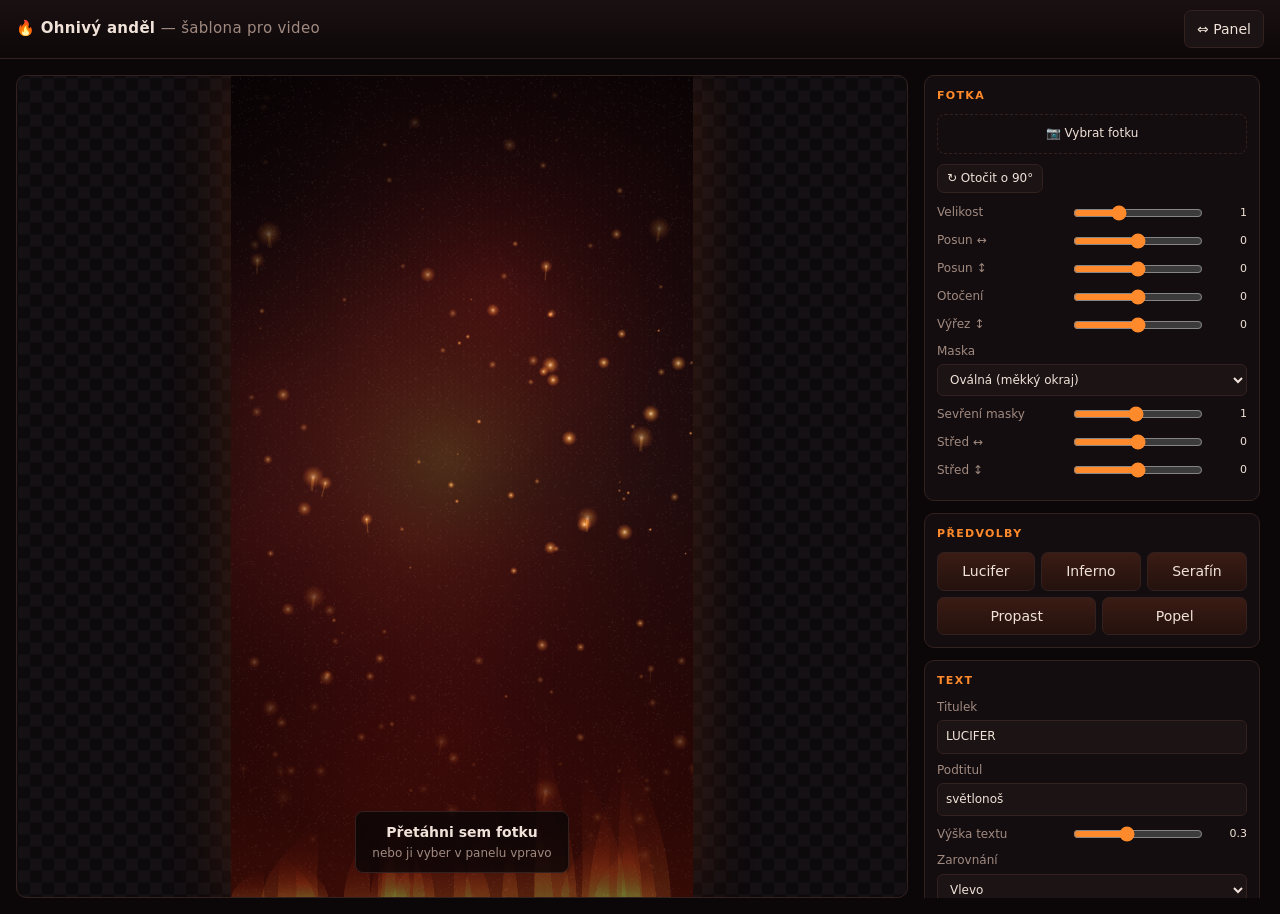
<file: index.html>
<!DOCTYPE html>
<html lang="cs">
<head>
<meta charset="utf-8">
<meta name="viewport" content="width=device-width, initial-scale=1">
<title>AI-Goth — Ohnivý anděl (šablona pro video)</title>
<link rel="stylesheet" href="css/style.css">
</head>
<body>

<header class="topbar">
  <h1>🔥 Ohnivý anděl <span>— šablona pro video</span></h1>
  <div class="topbar-actions">
    <button id="togglePanel" class="ghost" title="Skrýt/zobrazit panel">⇔ Panel</button>
  </div>
</header>

<main class="wrap">
  <section id="viewport" class="viewport">
    <canvas id="stage"></canvas>
    <div id="dropHint" class="drop-hint">
      <div class="drop-hint-inner">
        <strong>Přetáhni sem fotku</strong>
        <span>nebo ji vyber v panelu vpravo</span>
      </div>
    </div>
  </section>

  <aside class="panel">

    <div class="group">
      <h2>Fotka</h2>
      <label class="file">
        <input type="file" id="photo" accept="image/*">
        <span>📷 Vybrat fotku</span>
      </label>
      <div class="row">
        <button id="rotate90" class="ghost small">↻ Otočit o 90°</button>
        <span id="photoInfo" class="hint"></span>
      </div>
      <label class="rng">Velikost <input type="range" id="photoScale" min="0.5" max="2" step="0.01"><output id="photoScaleVal"></output></label>
      <label class="rng">Posun ↔ <input type="range" id="photoX" min="-0.5" max="0.5" step="0.005"><output id="photoXVal"></output></label>
      <label class="rng">Posun ↕ <input type="range" id="photoY" min="-0.5" max="0.5" step="0.005"><output id="photoYVal"></output></label>
      <label class="rng">Otočení <input type="range" id="photoRotate" min="-180" max="180" step="1"><output id="photoRotateVal"></output></label>
      <label class="rng">Výřez ↕ <input type="range" id="photoFraming" min="-0.4" max="0.4" step="0.005"><output id="photoFramingVal"></output></label>
      <label class="sel">Maska
        <select id="mask">
          <option value="oval">Oválná (měkký okraj)</option>
          <option value="burn">Shořelý spodek</option>
          <option value="none">Bez masky</option>
        </select>
      </label>
      <label class="rng">Sevření masky <input type="range" id="focus" min="0.45" max="1.6" step="0.01"><output id="focusVal"></output></label>
      <label class="rng">Střed ↔ <input type="range" id="focusX" min="-0.4" max="0.4" step="0.005"><output id="focusXVal"></output></label>
      <label class="rng">Střed ↕ <input type="range" id="focusY" min="-0.4" max="0.4" step="0.005"><output id="focusYVal"></output></label>
    </div>

    <div class="group">
      <h2>Předvolby</h2>
      <div class="presets">
        <button data-preset="lucifer">Lucifer</button>
        <button data-preset="inferno">Inferno</button>
        <button data-preset="seraph">Serafín</button>
        <button data-preset="abyss">Propast</button>
        <button data-preset="ash">Popel</button>
      </div>
    </div>

    <div class="group">
      <h2>Text</h2>
      <label class="txt">Titulek <input type="text" id="title" maxlength="24" placeholder="LUCIFER"></label>
      <label class="txt">Podtitul <input type="text" id="subtitle" maxlength="40" placeholder="světlonoš"></label>
      <label class="rng">Výška textu <input type="range" id="titleY" min="0.1" max="0.6" step="0.005"><output id="titleYVal"></output></label>
      <label class="sel">Zarovnání
        <select id="textAlign">
          <option value="left">Vlevo</option>
          <option value="center">Na střed</option>
          <option value="right">Vpravo</option>
        </select>
      </label>
      <label class="sel">Písmo
        <select id="font">
          <option value='"Arial Black", "Helvetica Neue", Impact, sans-serif'>Těžký bezpatkový</option>
          <option value='Impact, "Arial Black", sans-serif'>Impact</option>
          <option value='Georgia, "Times New Roman", serif'>Patkové (klasické)</option>
          <option value='"Palatino Linotype", "Book Antiqua", Palatino, serif'>Patkové (starobylé)</option>
          <option value='"Courier New", monospace'>Strojopis</option>
        </select>
      </label>
    </div>

    <div class="group">
      <h2>Oheň a křídla</h2>
      <label class="sel">Paleta
        <select id="palette">
          <option value="lucifer">Lucifer (rudo-zlatá)</option>
          <option value="hellfire">Pekelný oheň</option>
          <option value="abyss">Modrá propast</option>
          <option value="wraith">Jedovatě zelená</option>
          <option value="ash">Popelavá (černobílá)</option>
        </select>
      </label>
      <label class="rng">Asymetrie <input type="range" id="asym" min="0" max="1.2" step="0.01"><output id="asymVal"></output></label>
      <label class="rng">Síla ohně <input type="range" id="intensity" min="0" max="1.2" step="0.01"><output id="intensityVal"></output></label>
      <label class="rng">Rozpětí křídel <input type="range" id="wingSize" min="0.5" max="1.6" step="0.01"><output id="wingSizeVal"></output></label>
      <label class="chk"><input type="checkbox" id="halo"> Svatozář nad hlavou</label>
      <label class="rng">Výška svatozáře <input type="range" id="haloY" min="-0.15" max="0.4" step="0.005"><output id="haloYVal"></output></label>
      <label class="rng">Uhlíky <input type="range" id="emberAmount" min="0" max="2" step="0.01"><output id="emberAmountVal"></output></label>
      <label class="rng">Rychlost uhlíků <input type="range" id="emberSpeed" min="0.2" max="3" step="0.01"><output id="emberSpeedVal"></output></label>
      <label class="rng">Kouř <input type="range" id="smoke" min="0" max="2" step="0.01"><output id="smokeVal"></output></label>
      <label class="rng">Vlnění žáru <input type="range" id="heat" min="0" max="1.5" step="0.01"><output id="heatVal"></output></label>
    </div>

    <div class="group">
      <h2>Barvy obrazu</h2>
      <label class="rng">Ohnivá gradace <input type="range" id="duotone" min="0" max="1" step="0.01"><output id="duotoneVal"></output></label>
      <label class="rng">Kontrast <input type="range" id="contrast" min="0" max="1" step="0.01"><output id="contrastVal"></output></label>
      <label class="rng">Stín ramen <input type="range" id="bodyShadow" min="0" max="1" step="0.01"><output id="bodyShadowVal"></output></label>
      <label class="rng">Vinětace <input type="range" id="vignette" min="0" max="1" step="0.01"><output id="vignetteVal"></output></label>
      <label class="rng">Zrno <input type="range" id="grain" min="0" max="1" step="0.01"><output id="grainVal"></output></label>
    </div>

    <div class="group">
      <h2>Video</h2>
      <label class="sel">Formát
        <select id="format">
          <option value="9:16">9:16 svisle (1080×1920) — Reels / TikTok</option>
          <option value="4:5">4:5 (1080×1350) — feed</option>
          <option value="1:1">1:1 (1080×1080) — čtverec</option>
          <option value="16:9">16:9 (1920×1080) — YouTube</option>
        </select>
      </label>
      <label class="rng">Délka smyčky <input type="range" id="duration" min="6" max="30" step="1"><output id="durationVal"></output></label>
      <label class="rng">Rychlost <input type="range" id="speedFactor" min="0.25" max="2" step="0.05"><output id="speedFactorVal"></output></label>
      <div class="transport">
        <button id="playPause">⏸ Pauza</button>
        <button id="restart" class="ghost">⟲ Od začátku</button>
      </div>
      <input type="range" id="scrub" min="0" max="1000" step="1" class="scrub">
      <div class="hint" id="timeLabel">0.0 s</div>
      <div class="transport">
        <button id="snap" class="ghost">🖼 Uložit snímek</button>
        <button id="record" class="rec">⏺ Nahrát video</button>
      </div>
      <p class="hint">Nahrávání běží přesně jednu smyčku a uloží soubor <code>.webm</code>. Pro MP4 ho převeď:
        <code>ffmpeg -i video.webm -c:v libx264 -pix_fmt yuv420p video.mp4</code></p>
    </div>

  </aside>
</main>

<script src="js/core.js"></script>
<script src="js/layers.js"></script>
<script src="js/scene.js"></script>
<script src="js/app.js"></script>
</body>
</html>
</file>
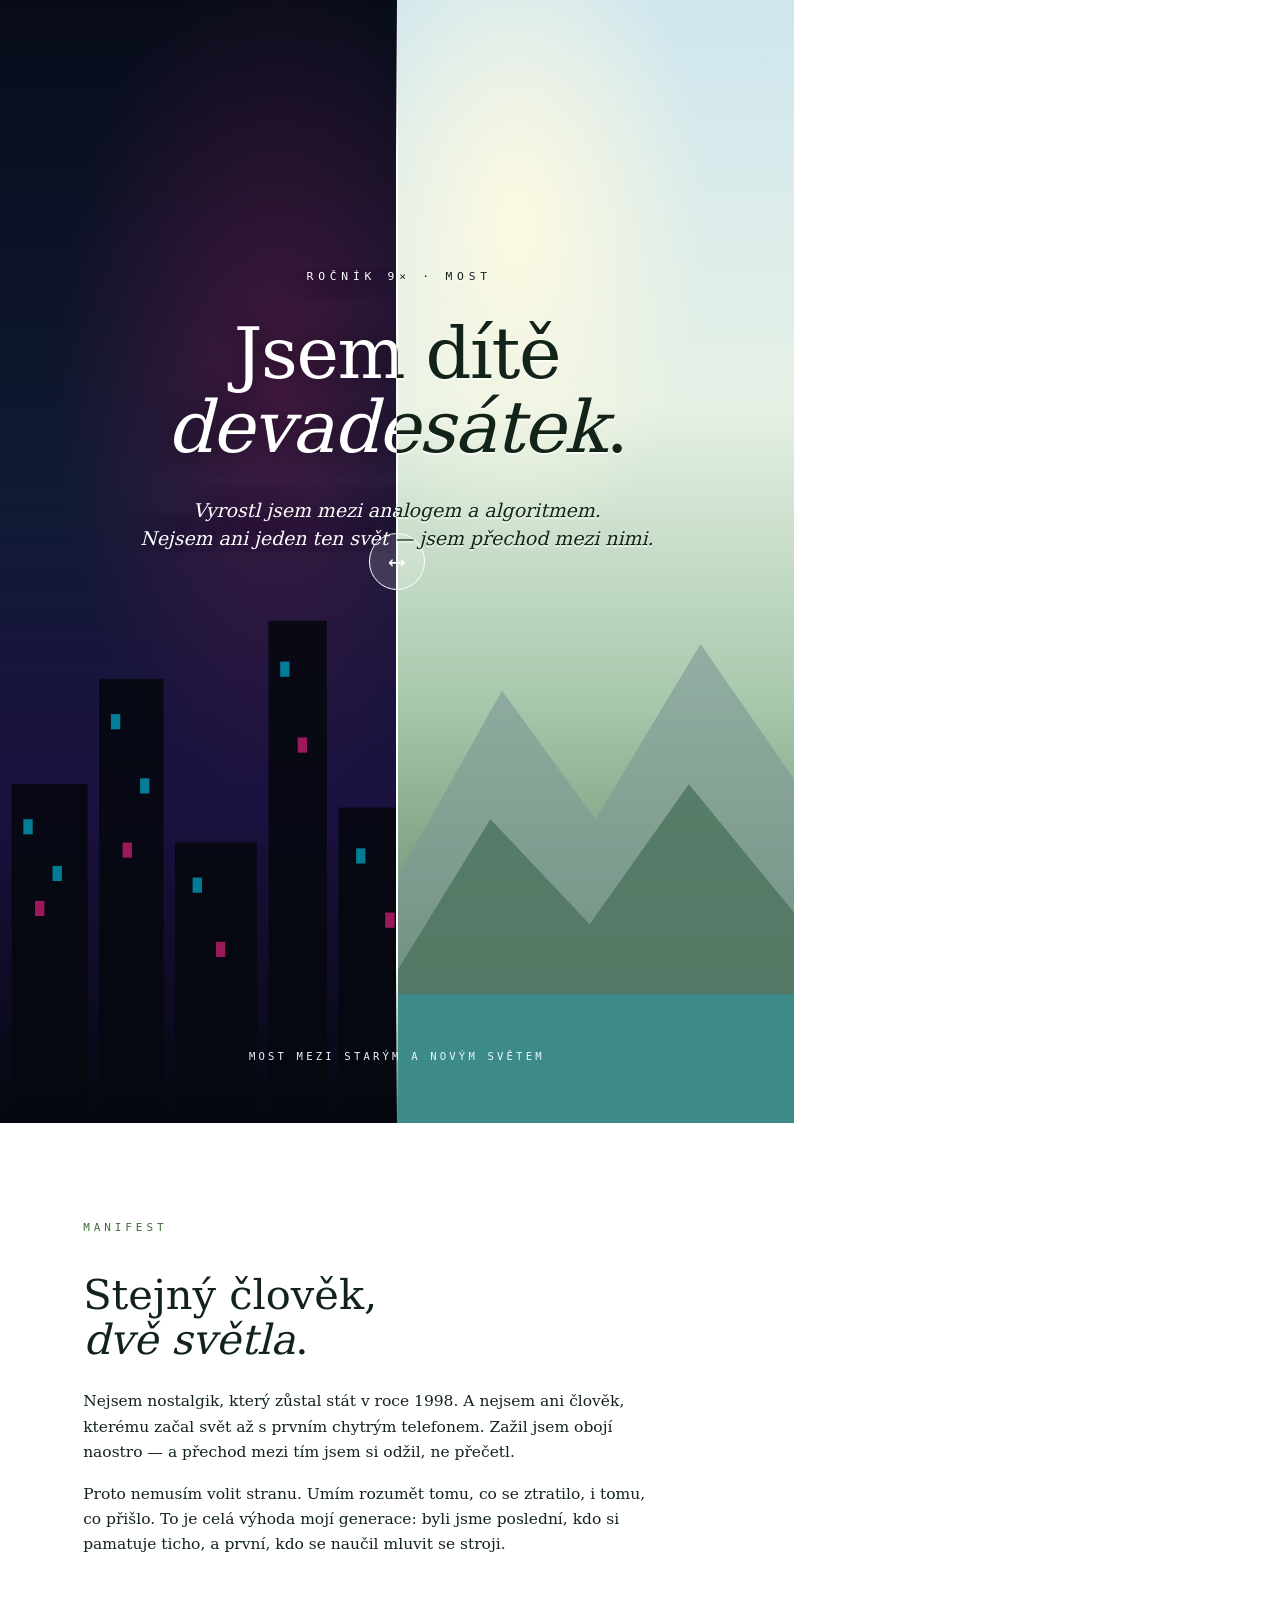
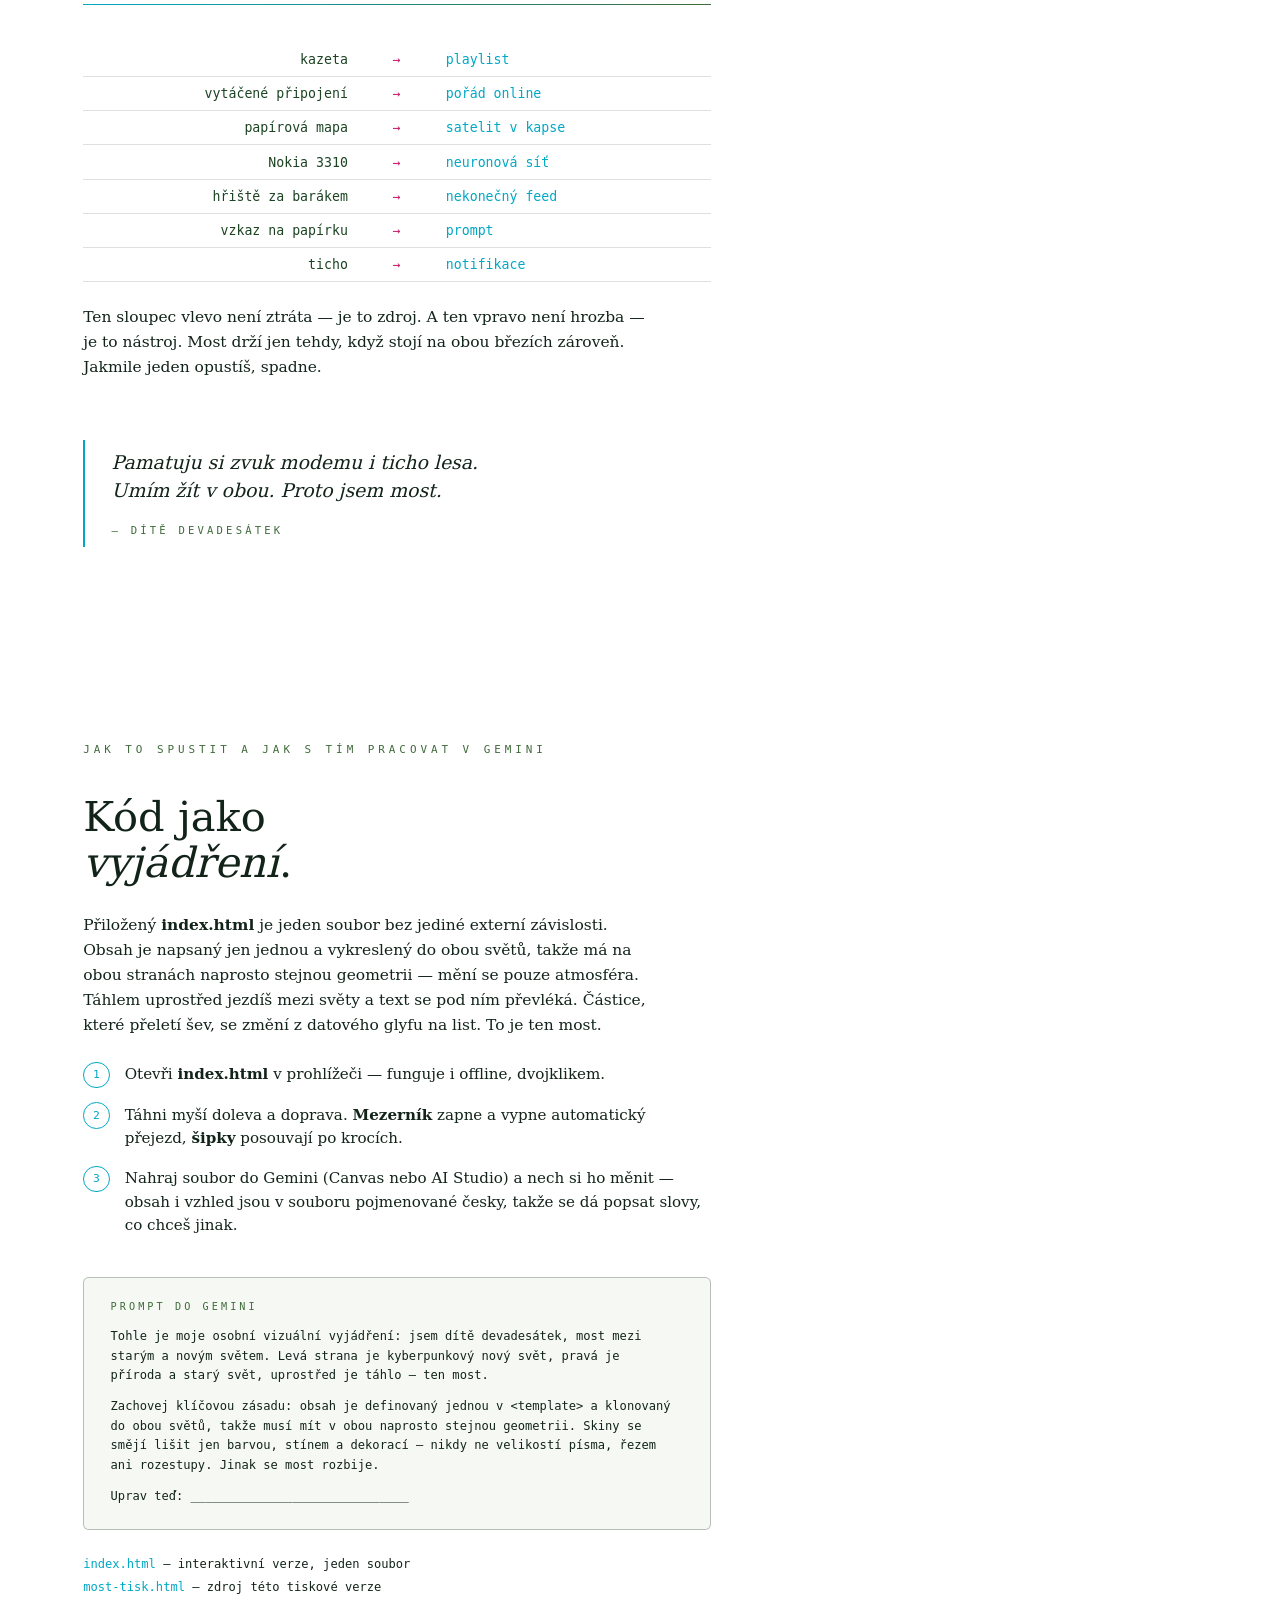
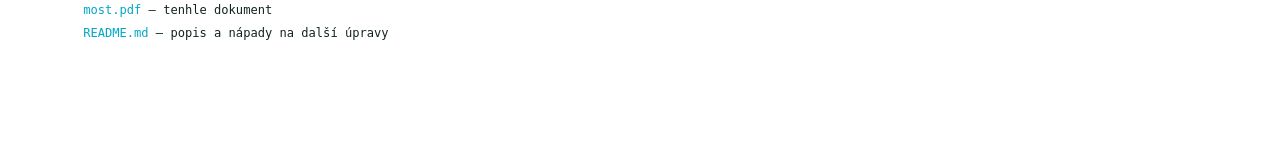
<file: most-tisk.html>
<!DOCTYPE html>
<html lang="cs">
<head>
<meta charset="utf-8">
<title>MOST — dítě devadesátek (tisková verze)</title>
<style>
  /* Zdroj pro most.pdf — A4, tiskový sourozenec index.html */

  @page{ size:A4; margin:0; }

  :root{
    --serif: Georgia, "DejaVu Serif", "Times New Roman", serif;
    --mono: "DejaVu Sans Mono", ui-monospace, Menlo, Consolas, monospace;
    --ink:#12241a;
    --cyan:#00a8c6;
    --magenta:#c81e6e;
    --moss:#3f6b3a;
  }

  *{ box-sizing:border-box; margin:0; padding:0; }
  body{ font-family:var(--serif); color:var(--ink); -webkit-print-color-adjust:exact; print-color-adjust:exact; }

  .page{
    width:210mm; height:297mm;
    position:relative; overflow:hidden;
    page-break-after:always; break-after:page;
  }
  .page:last-child{ page-break-after:auto; break-after:auto; }

  /* ---------------- 1 / OBÁLKA ---------------- */
  .cover .half{ position:absolute; top:0; bottom:0; width:50%; }
  .cover .left{
    left:0;
    background:
      radial-gradient(90% 60% at 70% 34%, rgba(200,30,110,.28), transparent 62%),
      linear-gradient(180deg,#080c1a 0%,#101a34 44%,#1b1140 72%,#05070f 100%);
  }
  .cover .right{
    right:0;
    background:
      radial-gradient(80% 50% at 30% 20%, rgba(255,250,225,.95), transparent 60%),
      linear-gradient(180deg,#cfe6ef 0%,#e6f1e6 36%,#a9c9ac 62%,#3f6b45 100%);
  }
  /* obrysy dvou světů na stejné čáře obzoru */
  .cover .skyline, .cover .ridge{ position:absolute; left:0; right:0; bottom:0; height:52%; }
  .cover .skyline{ opacity:.9; }

  .cover .seam{
    position:absolute; top:0; bottom:0; left:50%; width:.6mm; margin-left:-.3mm;
    background:linear-gradient(180deg, rgba(255,255,255,0), #ffffff 14%, #ffffff 86%, rgba(255,255,255,0));
  }
  .cover .node{
    position:absolute; top:50%; left:50%; width:15mm; height:15mm;
    margin:-7.5mm 0 0 -7.5mm; border-radius:50%;
    border:.4mm solid #fff; background:rgba(255,255,255,.14);
  }
  .cover .node::after{
    content:"⟷"; position:absolute; inset:0;
    display:flex; align-items:center; justify-content:center;
    font-family:var(--mono); font-size:6mm; color:#fff;
  }

  /* Typografie je vysázená dvakrát na stejném místě a oříznutá švem —
     stejný princip jako v interaktivní verzi: jedna geometrie, dvě světla. */
  .cover .type{
    position:absolute; left:0; right:0; top:24%;
    text-align:center; z-index:3;
  }
  .cover .t-left{
    color:#fff; text-shadow:0 0 6mm rgba(0,0,0,.5);
    clip-path:inset(0 50% 0 0);
  }
  .cover .t-right{
    color:#12241a; text-shadow:0 .4mm 0 rgba(255,255,255,.65);
    clip-path:inset(0 0 0 50%);
  }
  .cover .kicker{
    font-family:var(--mono); font-size:3mm; letter-spacing:.42em;
    text-transform:uppercase; padding-left:.42em; margin-bottom:9mm;
  }
  .cover h1{ font-weight:400; font-size:19mm; line-height:1.03; letter-spacing:-.02em; }
  .cover h1 em{ font-style:italic; }
  .cover .sub{
    margin-top:8mm; font-size:5mm; line-height:1.5; font-style:italic;
  }
  .cover .foot{
    position:absolute; left:0; right:0; bottom:16mm; z-index:3;
    text-align:center;
    font-family:var(--mono); font-size:2.8mm; letter-spacing:.3em; text-transform:uppercase;
  }
  .cover .f-left { color:#eaf7ff; clip-path:inset(0 50% 0 0); }
  .cover .f-right{ color:#eaf7ff; clip-path:inset(0 0 0 50%); }

  /* ---------------- 2 / MANIFEST ---------------- */
  .sheet{ padding:26mm 22mm; height:100%; display:flex; flex-direction:column; }
  .sheet .eyebrow{
    font-family:var(--mono); font-size:2.9mm; letter-spacing:.36em;
    text-transform:uppercase; color:var(--moss); margin-bottom:10mm;
  }
  .sheet h2{
    font-weight:400; font-size:11mm; line-height:1.1; margin-bottom:7mm;
  }
  .sheet h2 em{ font-style:italic; }
  .sheet p{ font-size:4.1mm; line-height:1.62; margin-bottom:4.5mm; max-width:150mm; }
  .sheet .rule{ height:.25mm; background:linear-gradient(90deg,var(--cyan),var(--moss)); margin:8mm 0; }

  table.pairs{ width:100%; border-collapse:collapse; margin:2mm 0 6mm; }
  table.pairs td{
    font-family:var(--mono); font-size:3.5mm; padding:2.4mm 3mm;
    border-bottom:.15mm solid rgba(18,36,26,.14);
  }
  table.pairs td.then{ text-align:right; width:44%; color:#1c4423; }
  table.pairs td.arrow{ text-align:center; width:12%; color:var(--magenta); }
  table.pairs td.now { text-align:left;  width:44%; color:var(--cyan); }

  .quote{
    margin-top:auto;
    border-left:.6mm solid var(--cyan);
    padding:2mm 0 2mm 7mm;
    font-style:italic; font-size:5mm; line-height:1.5;
  }
  .quote .sign{
    display:block; margin-top:5mm; font-style:normal;
    font-family:var(--mono); font-size:2.8mm;
    letter-spacing:.3em; text-transform:uppercase; color:var(--moss);
  }

  /* ---------------- 3 / JAK TO POUŽÍT ---------------- */
  .steps{ counter-reset:s; margin:2mm 0 6mm; }
  .steps li{
    list-style:none; counter-increment:s; position:relative;
    padding-left:11mm; margin-bottom:4.5mm; font-size:4mm; line-height:1.55;
  }
  .steps li::before{
    content:counter(s); position:absolute; left:0; top:-.4mm;
    width:6.5mm; height:6.5mm; border-radius:50%;
    border:.25mm solid var(--cyan); color:var(--cyan);
    font-family:var(--mono); font-size:3mm;
    display:flex; align-items:center; justify-content:center;
  }
  .box{
    border:.25mm solid rgba(18,36,26,.28);
    background:#f6f8f4;
    padding:6mm 7mm; border-radius:1.5mm;
  }
  .box .lbl{
    font-family:var(--mono); font-size:2.7mm; letter-spacing:.3em;
    text-transform:uppercase; color:var(--moss); margin-bottom:4mm;
  }
  .box p{ font-family:var(--mono); font-size:3.2mm; line-height:1.62; margin-bottom:3mm; }
  .box p:last-child{ margin-bottom:0; }

  .files{ font-family:var(--mono); font-size:3.2mm; line-height:1.9; margin-top:6mm; }
  .files b{ color:var(--cyan); font-weight:400; }
</style>
</head>
<body>

<!-- ======================= 1 / OBÁLKA ======================= -->
<section class="page cover">
  <div class="half left">
    <svg class="skyline" viewBox="0 0 100 100" preserveAspectRatio="none">
      <g fill="#05080f">
        <rect x="2"  y="42" width="13" height="58"/>
        <rect x="17" y="24" width="11" height="76"/>
        <rect x="30" y="52" width="14" height="48"/>
        <rect x="46" y="14" width="10" height="86"/>
        <rect x="58" y="46" width="15" height="54"/>
        <rect x="75" y="30" width="12" height="70"/>
        <rect x="89" y="56" width="11" height="44"/>
      </g>
      <g fill="#00a8c6" opacity=".8">
        <rect x="4"  y="48" width="1.6" height="2.6"/><rect x="9"  y="56" width="1.6" height="2.6"/>
        <rect x="19" y="30" width="1.6" height="2.6"/><rect x="24" y="41" width="1.6" height="2.6"/>
        <rect x="33" y="58" width="1.6" height="2.6"/><rect x="48" y="21" width="1.6" height="2.6"/>
        <rect x="61" y="53" width="1.6" height="2.6"/><rect x="78" y="36" width="1.6" height="2.6"/>
        <rect x="92" y="63" width="1.6" height="2.6"/>
      </g>
      <g fill="#c81e6e" opacity=".85">
        <rect x="6"  y="62" width="1.6" height="2.6"/><rect x="21" y="52" width="1.6" height="2.6"/>
        <rect x="37" y="69" width="1.6" height="2.6"/><rect x="51" y="34" width="1.6" height="2.6"/>
        <rect x="66" y="64" width="1.6" height="2.6"/><rect x="81" y="47" width="1.6" height="2.6"/>
      </g>
    </svg>
  </div>

  <div class="half right">
    <svg class="ridge" viewBox="0 0 100 100" preserveAspectRatio="none">
      <polygon points="0,58 18,26 34,48 52,18 70,44 86,30 100,52 100,100 0,100" fill="#7e9896" opacity=".62"/>
      <polygon points="0,74 16,48 33,66 50,42 68,64 84,52 100,70 100,100 0,100" fill="#4e7460" opacity=".82"/>
      <rect x="0" y="78" width="100" height="22" fill="#3a8c8e" opacity=".9"/>
    </svg>
  </div>

  <div class="seam"></div>
  <div class="node"></div>

  <div class="type t-left">
    <div class="kicker">ročník 9× · most</div>
    <h1>Jsem dítě<br><em>devadesátek</em>.</h1>
    <div class="sub">Vyrostl jsem mezi analogem a algoritmem.<br>Nejsem ani jeden ten svět — jsem přechod mezi nimi.</div>
  </div>
  <div class="type t-right">
    <div class="kicker">ročník 9× · most</div>
    <h1>Jsem dítě<br><em>devadesátek</em>.</h1>
    <div class="sub">Vyrostl jsem mezi analogem a algoritmem.<br>Nejsem ani jeden ten svět — jsem přechod mezi nimi.</div>
  </div>

  <div class="foot f-left">most mezi starým a novým světem</div>
  <div class="foot f-right">most mezi starým a novým světem</div>
</section>

<!-- ======================= 2 / MANIFEST ======================= -->
<section class="page">
  <div class="sheet">
    <div class="eyebrow">manifest</div>
    <h2>Stejný člověk,<br><em>dvě světla</em>.</h2>

    <p>
      Nejsem nostalgik, který zůstal stát v roce 1998. A nejsem ani člověk, kterému
      začal svět až s prvním chytrým telefonem. Zažil jsem obojí naostro — a přechod
      mezi tím jsem si odžil, ne přečetl.
    </p>
    <p>
      Proto nemusím volit stranu. Umím rozumět tomu, co se ztratilo, i tomu,
      co přišlo. To je celá výhoda mojí generace: byli jsme poslední, kdo si
      pamatuje ticho, a první, kdo se naučil mluvit se stroji.
    </p>

    <div class="rule"></div>

    <table class="pairs">
      <tr><td class="then">kazeta</td><td class="arrow">→</td><td class="now">playlist</td></tr>
      <tr><td class="then">vytáčené připojení</td><td class="arrow">→</td><td class="now">pořád online</td></tr>
      <tr><td class="then">papírová mapa</td><td class="arrow">→</td><td class="now">satelit v kapse</td></tr>
      <tr><td class="then">Nokia 3310</td><td class="arrow">→</td><td class="now">neuronová síť</td></tr>
      <tr><td class="then">hřiště za barákem</td><td class="arrow">→</td><td class="now">nekonečný feed</td></tr>
      <tr><td class="then">vzkaz na papírku</td><td class="arrow">→</td><td class="now">prompt</td></tr>
      <tr><td class="then">ticho</td><td class="arrow">→</td><td class="now">notifikace</td></tr>
    </table>

    <p>
      Ten sloupec vlevo není ztráta — je to zdroj. A ten vpravo není hrozba —
      je to nástroj. Most drží jen tehdy, když stojí na obou březích zároveň.
      Jakmile jeden opustíš, spadne.
    </p>

    <div class="quote">
      Pamatuju si zvuk modemu i ticho lesa.<br>
      Umím žít v obou. Proto jsem most.
      <span class="sign">— dítě devadesátek</span>
    </div>
  </div>
</section>

<!-- ======================= 3 / JAK TO POUŽÍT ======================= -->
<section class="page">
  <div class="sheet">
    <div class="eyebrow">jak to spustit a jak s tím pracovat v Gemini</div>
    <h2>Kód jako<br><em>vyjádření</em>.</h2>

    <p>
      Přiložený <b>index.html</b> je jeden soubor bez jediné externí závislosti.
      Obsah je napsaný jen jednou a vykreslený do obou světů, takže má na obou
      stranách naprosto stejnou geometrii — mění se pouze atmosféra. Táhlem
      uprostřed jezdíš mezi světy a text se pod ním převléká. Částice, které
      přeletí šev, se změní z datového glyfu na list. To je ten most.
    </p>

    <ol class="steps">
      <li>Otevři <b>index.html</b> v prohlížeči — funguje i offline, dvojklikem.</li>
      <li>Táhni myší doleva a doprava. <b>Mezerník</b> zapne a vypne automatický přejezd, <b>šipky</b> posouvají po krocích.</li>
      <li>Nahraj soubor do Gemini (Canvas nebo AI Studio) a nech si ho měnit — obsah i vzhled jsou v souboru pojmenované česky, takže se dá popsat slovy, co chceš jinak.</li>
    </ol>

    <div class="box">
      <div class="lbl">prompt do Gemini</div>
      <p>Tohle je moje osobní vizuální vyjádření: jsem dítě devadesátek, most mezi
      starým a novým světem. Levá strana je kyberpunkový nový svět, pravá je
      příroda a starý svět, uprostřed je táhlo — ten most.</p>
      <p>Zachovej klíčovou zásadu: obsah je definovaný jednou v &lt;template&gt; a
      klonovaný do obou světů, takže musí mít v obou naprosto stejnou geometrii.
      Skiny se smějí lišit jen barvou, stínem a dekorací — nikdy ne velikostí
      písma, řezem ani rozestupy. Jinak se most rozbije.</p>
      <p>Uprav teď: ______________________________</p>
    </div>

    <div class="files">
      <b>index.html</b> — interaktivní verze, jeden soubor<br>
      <b>most-tisk.html</b> — zdroj této tiskové verze<br>
      <b>most.pdf</b> — tenhle dokument<br>
      <b>README.md</b> — popis a nápady na další úpravy
    </div>
  </div>
</section>

</body>
</html>
</file>
<file: css/style.css>
/* AI-Goth :: Fiery Angel — rozhraní */
:root {
  --bg: #0b0708;
  --panel: #140d0f;
  --panel-2: #1c1315;
  --line: #33211f;
  --text: #f0e2d8;
  --muted: #a08a80;
  --hot: #ff8a2b;
  --hot-2: #ff4d1c;
}

* { box-sizing: border-box; }

html, body {
  margin: 0;
  height: 100%;
  background: var(--bg);
  color: var(--text);
  font: 14px/1.45 system-ui, -apple-system, "Segoe UI", Roboto, sans-serif;
}

.topbar {
  display: flex;
  align-items: center;
  justify-content: space-between;
  gap: 12px;
  padding: 10px 16px;
  border-bottom: 1px solid var(--line);
  background: linear-gradient(180deg, #1a1012, #0d0809);
}
.topbar h1 { margin: 0; font-size: 15px; font-weight: 700; letter-spacing: .02em; }
.topbar h1 span { color: var(--muted); font-weight: 400; }

.wrap {
  display: grid;
  grid-template-columns: 1fr 340px;
  gap: 16px;
  padding: 16px;
  height: calc(100% - 45px);
}
body.panel-hidden .wrap { grid-template-columns: 1fr; }
body.panel-hidden .panel { display: none; }

/* ---------- náhled ---------- */
.viewport {
  position: relative;
  display: flex;
  align-items: center;
  justify-content: center;
  background:
    repeating-conic-gradient(#141013 0% 25%, #0d0a0c 0% 50%) 50% / 24px 24px;
  border: 1px solid var(--line);
  border-radius: 10px;
  overflow: hidden;
  min-height: 320px;
}
.viewport.dragging { outline: 2px dashed var(--hot); outline-offset: -8px; }

#stage {
  max-width: 100%;
  max-height: 100%;
  height: 100%;
  width: auto;
  display: block;
  box-shadow: 0 0 60px rgba(255, 90, 20, .18);
}

.drop-hint {
  position: absolute;
  inset: auto 0 24px 0;
  display: flex;
  justify-content: center;
  pointer-events: none;
}
.drop-hint.hidden { display: none; }
.drop-hint-inner {
  background: rgba(10, 6, 7, .82);
  border: 1px solid var(--line);
  border-radius: 8px;
  padding: 10px 16px;
  text-align: center;
}
.drop-hint-inner strong { display: block; }
.drop-hint-inner span { color: var(--muted); font-size: 12px; }

/* ---------- panel ---------- */
.panel {
  overflow-y: auto;
  padding-right: 4px;
}
.group {
  background: var(--panel);
  border: 1px solid var(--line);
  border-radius: 10px;
  padding: 12px;
  margin-bottom: 12px;
}
.group h2 {
  margin: 0 0 10px;
  font-size: 11px;
  text-transform: uppercase;
  letter-spacing: .12em;
  color: var(--hot);
}

label { display: block; margin-bottom: 8px; font-size: 12px; color: var(--muted); }
label.rng { display: grid; grid-template-columns: 1fr 130px 38px; align-items: center; gap: 8px; }
label.sel, label.txt { display: grid; gap: 4px; }
label.chk { display: flex; align-items: center; gap: 8px; color: var(--text); }

input[type="range"] { width: 100%; accent-color: var(--hot); }
output { font-variant-numeric: tabular-nums; font-size: 11px; color: var(--text); text-align: right; }

input[type="text"], select {
  width: 100%;
  background: var(--panel-2);
  color: var(--text);
  border: 1px solid var(--line);
  border-radius: 6px;
  padding: 7px 8px;
  font: inherit;
}
input[type="text"]:focus, select:focus { outline: 1px solid var(--hot); }

button {
  background: linear-gradient(180deg, #3a1c14, #24110d);
  color: var(--text);
  border: 1px solid var(--line);
  border-radius: 7px;
  padding: 8px 12px;
  font: inherit;
  cursor: pointer;
}
button:hover { border-color: var(--hot); }
button.ghost { background: var(--panel-2); }
button.small { padding: 5px 9px; font-size: 12px; }
button.rec { background: linear-gradient(180deg, #7a1c0e, #4a0f08); font-weight: 600; }
button.rec.recording { animation: pulse 1s infinite alternate; }
@keyframes pulse { to { background: linear-gradient(180deg, #c02a10, #6d1408); } }

.file { position: relative; display: block; margin-bottom: 10px; }
.file input { position: absolute; inset: 0; opacity: 0; cursor: pointer; }
.file span {
  display: block;
  text-align: center;
  padding: 10px;
  border: 1px dashed var(--line);
  border-radius: 8px;
  color: var(--text);
}
.file:hover span { border-color: var(--hot); }

.row { display: flex; align-items: center; gap: 10px; margin-bottom: 10px; }
.presets { display: flex; flex-wrap: wrap; gap: 6px; }
.presets button { flex: 1 1 auto; }
.transport { display: flex; gap: 8px; margin: 8px 0; }
.transport button { flex: 1; }
.scrub { width: 100%; }
.hint { font-size: 11px; color: var(--muted); }
.hint code {
  display: inline-block;
  background: var(--panel-2);
  padding: 1px 5px;
  border-radius: 4px;
  font-size: 10px;
  word-break: break-all;
}

body.busy .panel { opacity: .5; pointer-events: none; }

@media (max-width: 900px) {
  .wrap { grid-template-columns: 1fr; height: auto; }
  .viewport { height: 60vh; }
}
</file>
